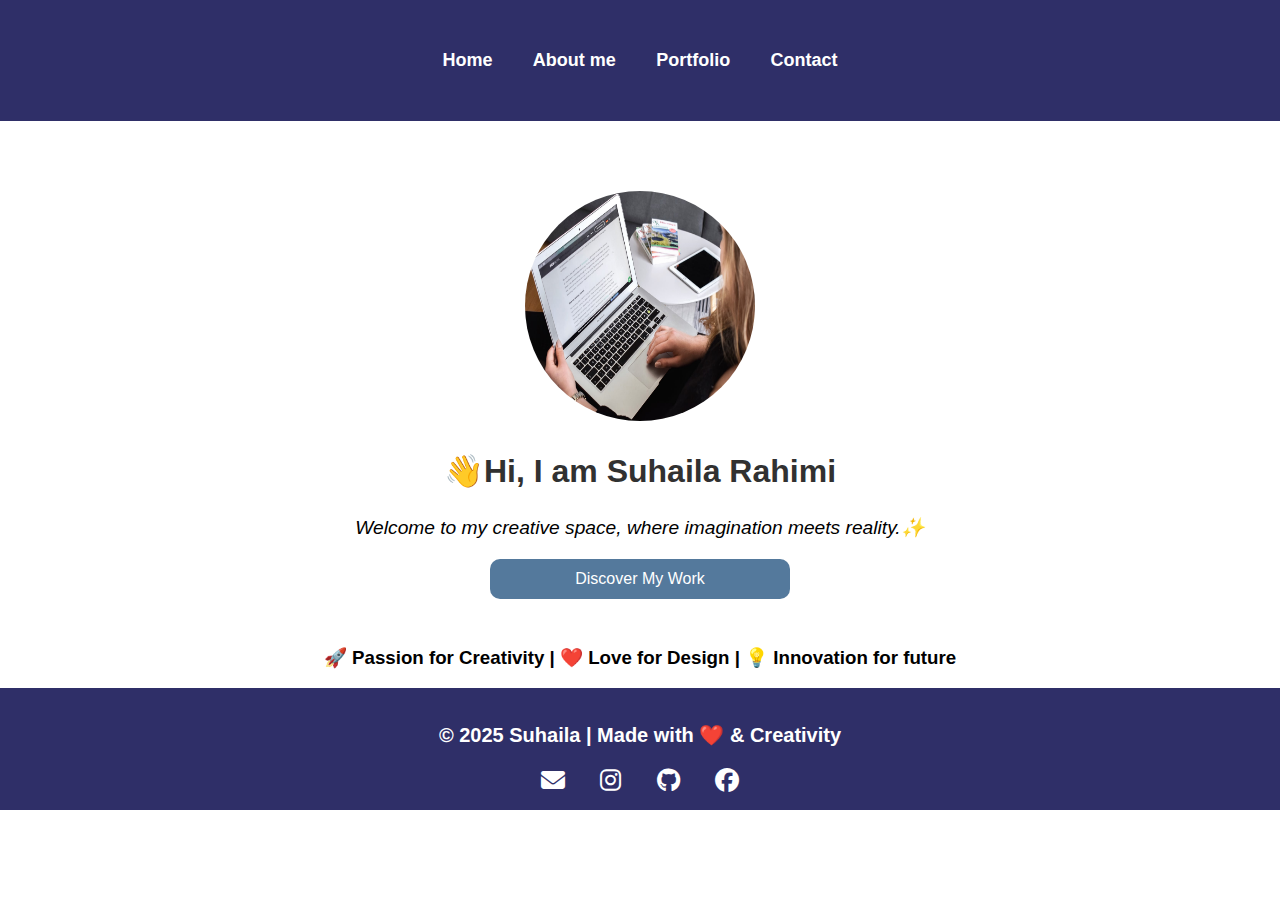
<file: index.html>
<!DOCTYPE html>
<html lang="en">
<head>
   <meta charset="UTF-8">
   <meta name="viewport" content="width=device-width, initial-scale=1.0">
   <title>Suhaila's porfolio Website</title>
   <link rel="stylesheet" href="style.css">
   <link rel="stylesheet" href="https://cdnjs.cloudflare.com/ajax/libs/font-awesome/6.0.0/css/all.min.css">
   <link rel="stylesheet" href="https://cdnjs.cloudflare.com/ajax/libs/font-awesome/6.5.1/css/all.min.css">
   <meta name="viewport" content="width=device-width, initial-scale=1.0">
</head>
<body>
   <header>
      <nav>
         <ul>
            <li><a href="index.html">Home</a></li>
            <li><a href="about.html">About me</a></li>
            <li><a href="portfolio.html">Portfolio</a></li>
            <li><a href="contact.html">Contact</a></li>
         </ul>
      </nav>
   </header>

   <section class="hero">
      <div>
         <img src="photo-1617035969161-f6d66f95445e.jpeg" alt="My Profile Picture">
         <h2>👋Hi, I am Suhaila Rahimi</h2>
         <p style="font-style: oblique; font-size: larger;">Welcome to my creative space, where imagination meets reality.✨</p>
         <button onclick="location.href='portfolio.html'">Discover My Work</button>
      </div>
   </section>

   <section class="intro">
      <h3>🚀 Passion for Creativity | ❤️ Love for Design | 💡 Innovation for future</h3>
   </section>

   <footer>
    <p>© 2025 Suhaila | Made with ❤️ & Creativity</p>
      <div class="social-links">
        <a href="mailto:suhailarahimi566@email.com"><i class="fa-solid fa-envelope"></i></a>
        <a href="https://www.instagram.com/suhaila_rahimi06?igsh=MTJtNnp6ZGlwMm9kNA==" target="_blank"><i class="fa-brands fa-instagram"></i></a>
        <a href="https://github.com/Suhaila566" target="_blank"><i class="fa-brands fa-github"></i></a>
        <a href="https://www.facebook.com/share/17mSJuiuf7/" target="_blank"><i class="fa-brands fa-facebook"></i></a>
        
      </div>
   </footer>

    

</body>
</html>
</file>
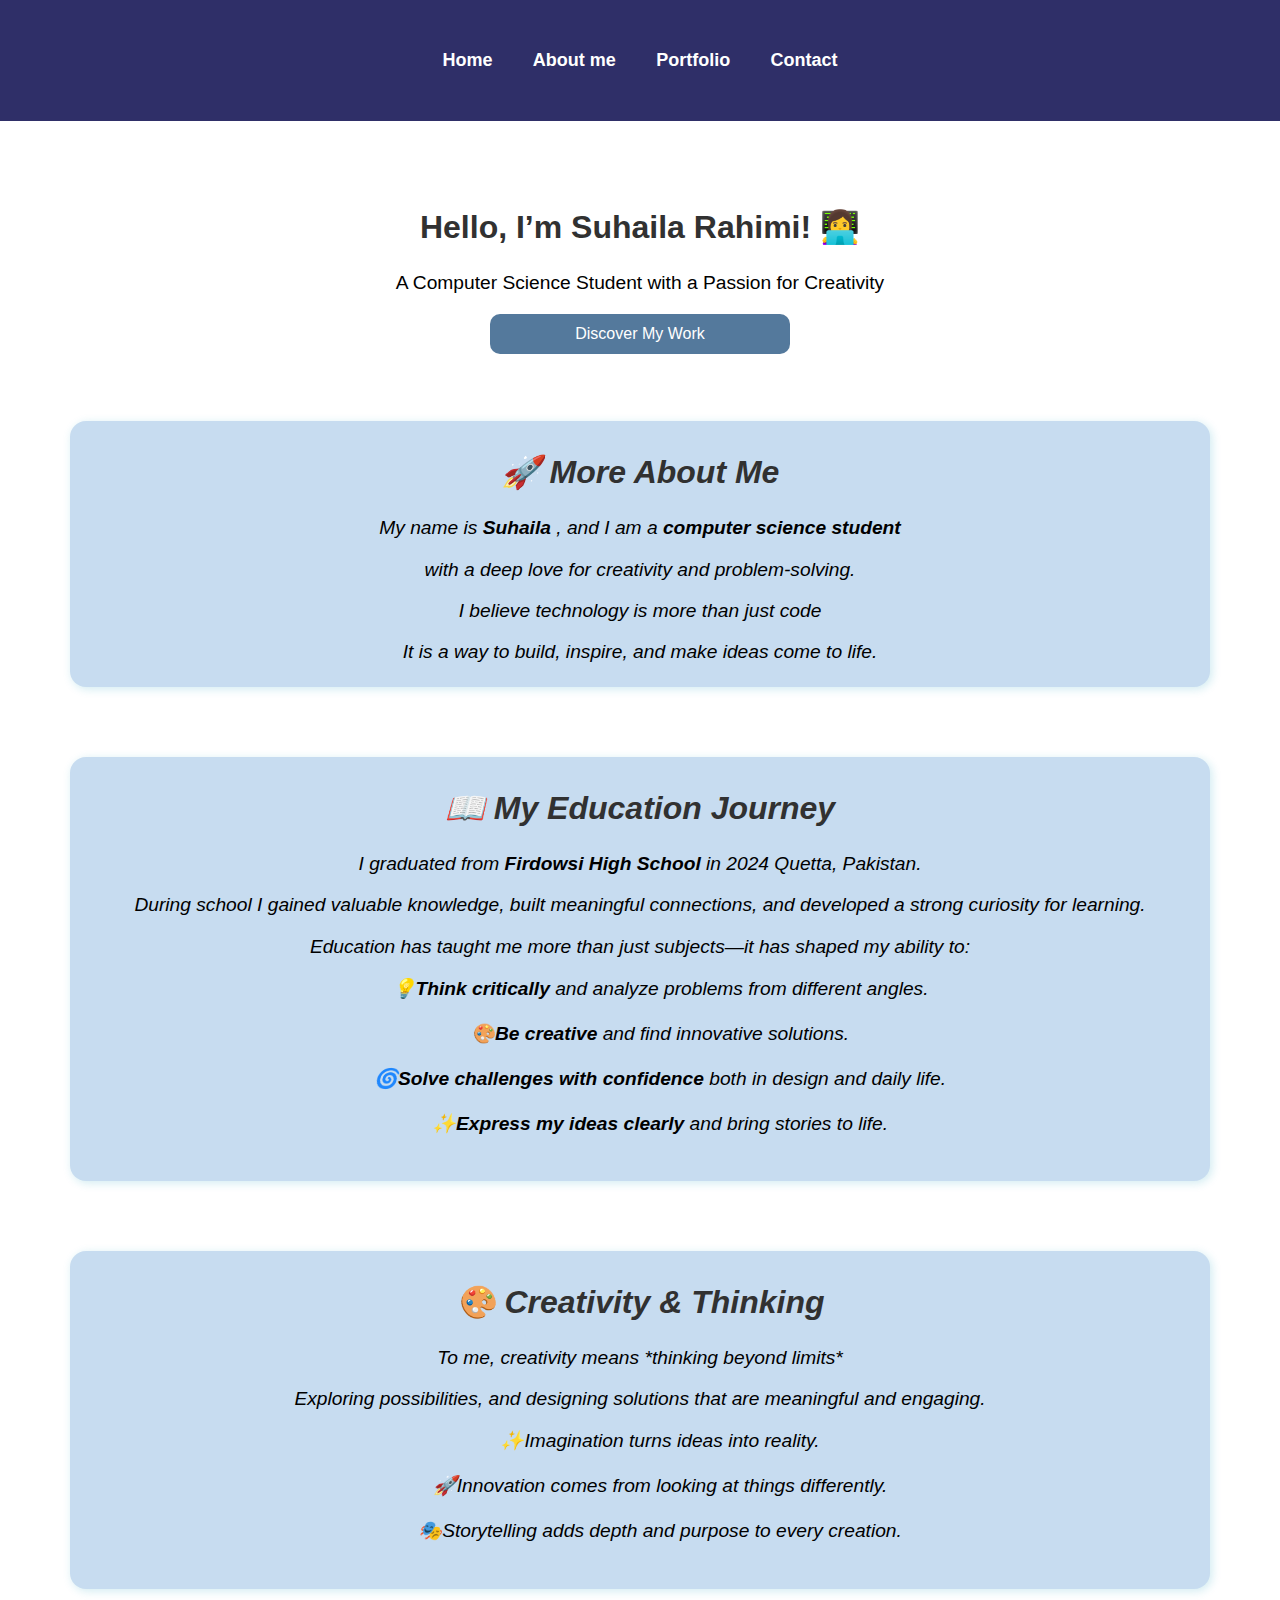
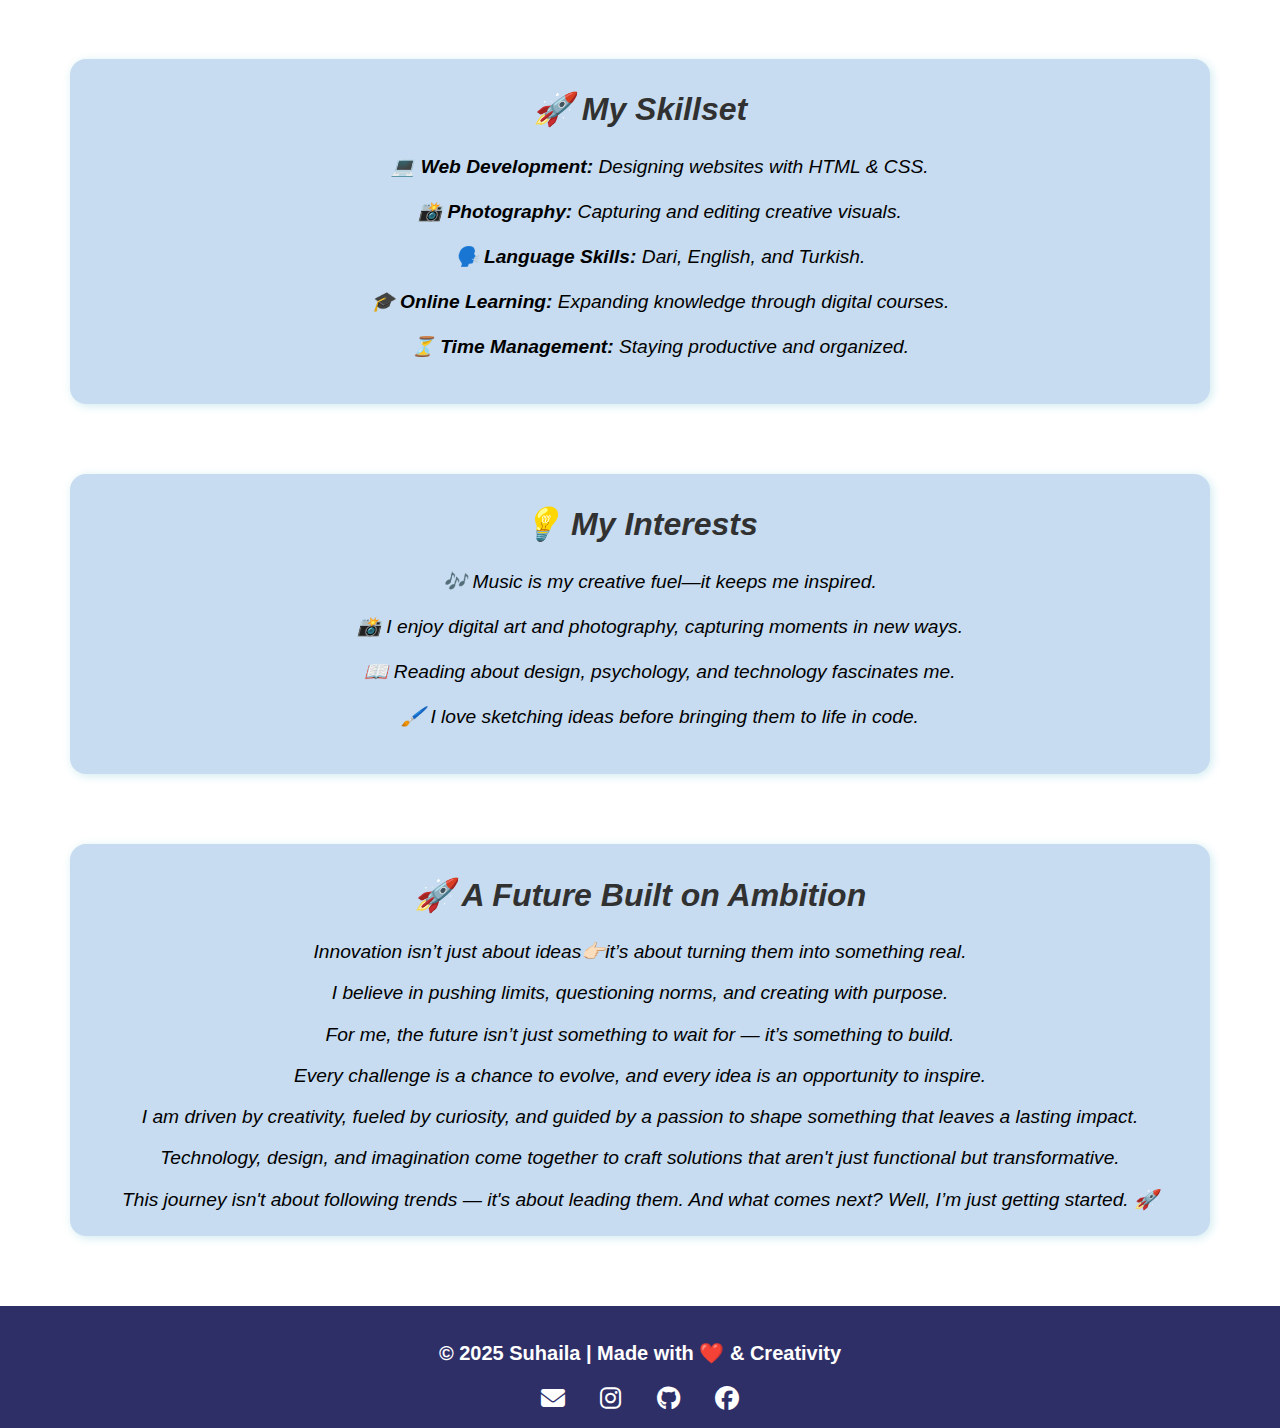
<file: about.html>
<!DOCTYPE html>
<html lang="en">
<head>
    <meta charset="UTF-8">
    <meta name="viewport" content="width=device-width, initial-scale=1.0">
    <title>About Me | Suhaila</title>
    <link rel="stylesheet" href="style.css">
    <link rel="stylesheet" href="https://cdnjs.cloudflare.com/ajax/libs/font-awesome/6.0.0/css/all.min.css">
    <link rel="stylesheet" href="https://cdnjs.cloudflare.com/ajax/libs/font-awesome/6.5.1/css/all.min.css">
    <meta name="viewport" content="width=device-width, initial-scale=1.0">
</head>
<body>
   <header>
      <nav>
         <ul>
            <li><a href="index.html">Home</a></li>
            <li><a href="about.html">About me</a></li>
            <li><a href="portfolio.html">Portfolio</a></li>
            <li><a href="contact.html">Contact</a></li>
         </ul>
      </nav>
   </header>

    <section id="heroo">
       <div class="me">
           <h2>Hello, I’m Suhaila Rahimi! 👩‍💻</h2>
           <p style="font-size: larger;">A Computer Science Student with a Passion for Creativity</p>
           <button onclick="location.href='portfolio.html'">Discover My Work</button>
       </div>
    <section>
    
    <section id="introo">
        <div class="container1">
            <h2>🚀 More About Me</h2>
            <p>My name is <strong>Suhaila </strong>, and I am a <strong>computer science student</strong></p>
            <p>with a deep love for creativity and problem-solving.</p>
            <p>I believe technology is more than just code</p>
            <p>It is a way to build, inspire, and make ideas come to life.</p>
        </div>
    </section>

    <section id="education">
        <div class="container2">
            <h2>📖 My Education Journey</h2>
            <p>I graduated from <strong>Firdowsi High School</strong>  in 2024 Quetta, Pakistan.</p>
            <p>During school I gained valuable knowledge, built meaningful connections, and developed a strong curiosity for learning.</p>
            <p>Education has taught me more than just subjects—it has shaped my ability to:</p>
            <ul>
                <li><strong>💡Think critically</strong>  and analyze problems from different angles. <br> <br></li>
                <li><strong>🎨Be creative</strong> and find innovative solutions. <br> <br></li>
                <li><strong>🌀Solve challenges with confidence</strong>  both in design and daily life. <br><br></li>
                <li><strong>✨Express my ideas clearly</strong>  and bring stories to life. <br> <br></li>
            </ul>
        </div>
    </section>

    <section id="creativity">
        <div class="container3">
            <h2>🎨 Creativity & Thinking</h2>
            <p>To me, creativity means *thinking beyond limits*</p>
            <p>Exploring possibilities, and designing solutions that are meaningful and engaging.</p>
            <ul>
                <li>✨Imagination turns ideas into reality.</li><br>
                <li>🚀Innovation comes from looking at things differently.</li><br>
                <li>🎭Storytelling adds depth and purpose to every creation.</li><br>
            </ul>
        </div>
    </section>

    <section id="skills">
        <div class="container4">
            <h2>🚀 My Skillset</h2>
            <ul>
                <li><strong>💻 Web Development:</strong>  Designing websites with HTML & CSS.</li><br>
                <li><strong>📸 Photography:</strong>  Capturing and editing creative visuals.</li><br>
                <li><strong>🗣️ Language Skills:</strong>  Dari, English, and Turkish.</li><br>
                <li><strong>🎓 Online Learning:</strong>  Expanding knowledge through digital courses.</li><br>
                <li><strong>⏳ Time Management:</strong>  Staying productive and organized.</li><br>
            </ul>
        </div>
    </section>
    

    <section id="hobbies">
        <div class="container5">
            <h2>💡 My Interests</h2>
            <ul>
                <li>🎶 Music is my creative fuel—it keeps me inspired.</li><br>
                <li>📸 I enjoy digital art and photography, capturing moments in new ways.</li><br>
                <li>📖 Reading about design, psychology, and technology fascinates me.</li><br>
                <li>🖌️ I love sketching ideas before bringing them to life in code.</li><br>
            </ul>
        </div>
    </section>

    <section id="future">
        <div class="container6">
            <h2>🚀 A Future Built on Ambition</h2>
            <p>Innovation isn’t just about ideas👉🏻it’s about turning them into something real.</p>
            <p>I believe in pushing limits, questioning norms, and creating with purpose.</p> 
            <p>For me, the future isn’t just something to wait for — it’s something to build.</p>
            <p>Every challenge is a chance to evolve, and every idea is an opportunity to inspire.</p>
            <p>I am driven by creativity, fueled by curiosity, and guided by a passion to shape something that leaves a lasting impact.</p>
            <p>Technology, design, and imagination come together to craft solutions that aren't just functional but transformative.</p>
            <p> This journey isn't about following trends — it's about leading them. And what comes next? Well, I’m just getting started. 🚀</p>
        </div>
    </section>

   <footer>
        <p>© 2025 Suhaila | Made with ❤️ & Creativity</p>
        <div class="social-links">
        <a href="mailto:suhailarahimi566@email.com"><i class="fa-solid fa-envelope"></i></a>
        <a href="https://www.instagram.com/suhaila_rahimi06?igsh=MTJtNnp6ZGlwMm9kNA==" target="_blank"><i class="fa-brands fa-instagram"></i></a>
        <a href="https://github.com/Suhaila566" target="_blank"><i class="fa-brands fa-github"></i></a>
        <a href="https://facebook.com/yourusername" target="_blank"><i class="fa-brands fa-facebook"></i></a>
      </div>
   </footer>

</body>
</html>
</file>
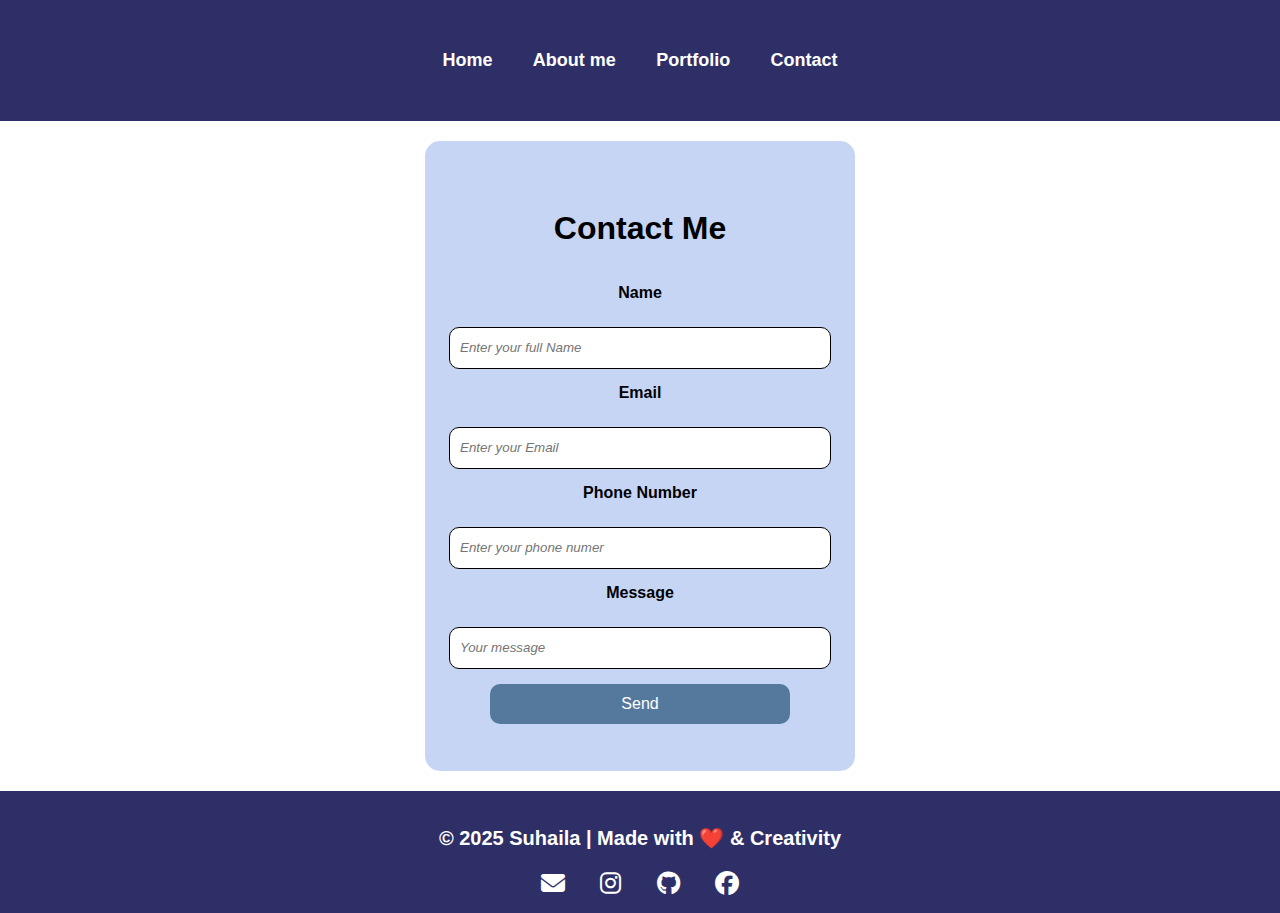
<file: contact.html>
<!DOCTYPE html>
<html lang="en">
<head>
   <meta charset="UTF-8">
   <meta name="viewport" content="width=device-width, initial-scale=1.0">
   <title>Contact with Suhaila</title>
   <link rel="stylesheet" href="style.css">
   <link rel="stylesheet" href="https://cdnjs.cloudflare.com/ajax/libs/font-awesome/6.0.0/css/all.min.css">
   <link rel="stylesheet" href="https://cdnjs.cloudflare.com/ajax/libs/font-awesome/6.5.1/css/all.min.css">
   <meta name="viewport" content="width=device-width, initial-scale=1.0">
</head>
<body>
   <header>
      <nav>
         <ul>
            <li><a href="index.html">Home</a></li>
            <li><a href="about.html">About me</a></li>
            <li><a href="portfolio.html">Portfolio</a></li>
            <li><a href="contact.html">Contact</a></li>
         </ul>
      </nav>
   </header>

   <section class="contact">
      <div class="contact-box">
        <form style="height: 600px; width: 400px; ">
         <h1>Contact Me</h1> 
            <label for="Name">Name</label>
            <input type="text" id="Name" placeholder="Enter your full Name" required>

            <label for="Email">Email</label>
            <input type="Email" id="Email" placeholder="Enter your Email" required>

            <label for="Phone">Phone Number</label>
            <input type="Phone" id="Phone Number" placeholder="Enter your phone numer" required>
 
            <label for="Messaeg">Message</label>
            <input type="Message" id="Message" placeholder="Your message" style="height: 70x;">

            <button type="submit">Send</button>
        </form> 
      </div>
   </section>
    <footer>
        <p>© 2025 Suhaila | Made with ❤️ & Creativity</p>
        <div class="social-links">
        <a href="mailto:suhailarahimi566@email.com"><i class="fa-solid fa-envelope"></i></a>
        <a href="https://www.instagram.com/suhaila_rahimi06?igsh=MTJtNnp6ZGlwMm9kNA==" target="_blank"><i class="fa-brands fa-instagram"></i></a>
        <a href="https://github.com/Suhaila566" target="_blank"><i class="fa-brands fa-github"></i></a>
        <a href="https://www.facebook.com/share/17mSJuiuf7/" target="_blank"><i class="fa-brands fa-facebook"></i></a>
      </div>
    </footer>

</body>
</html>
</file>
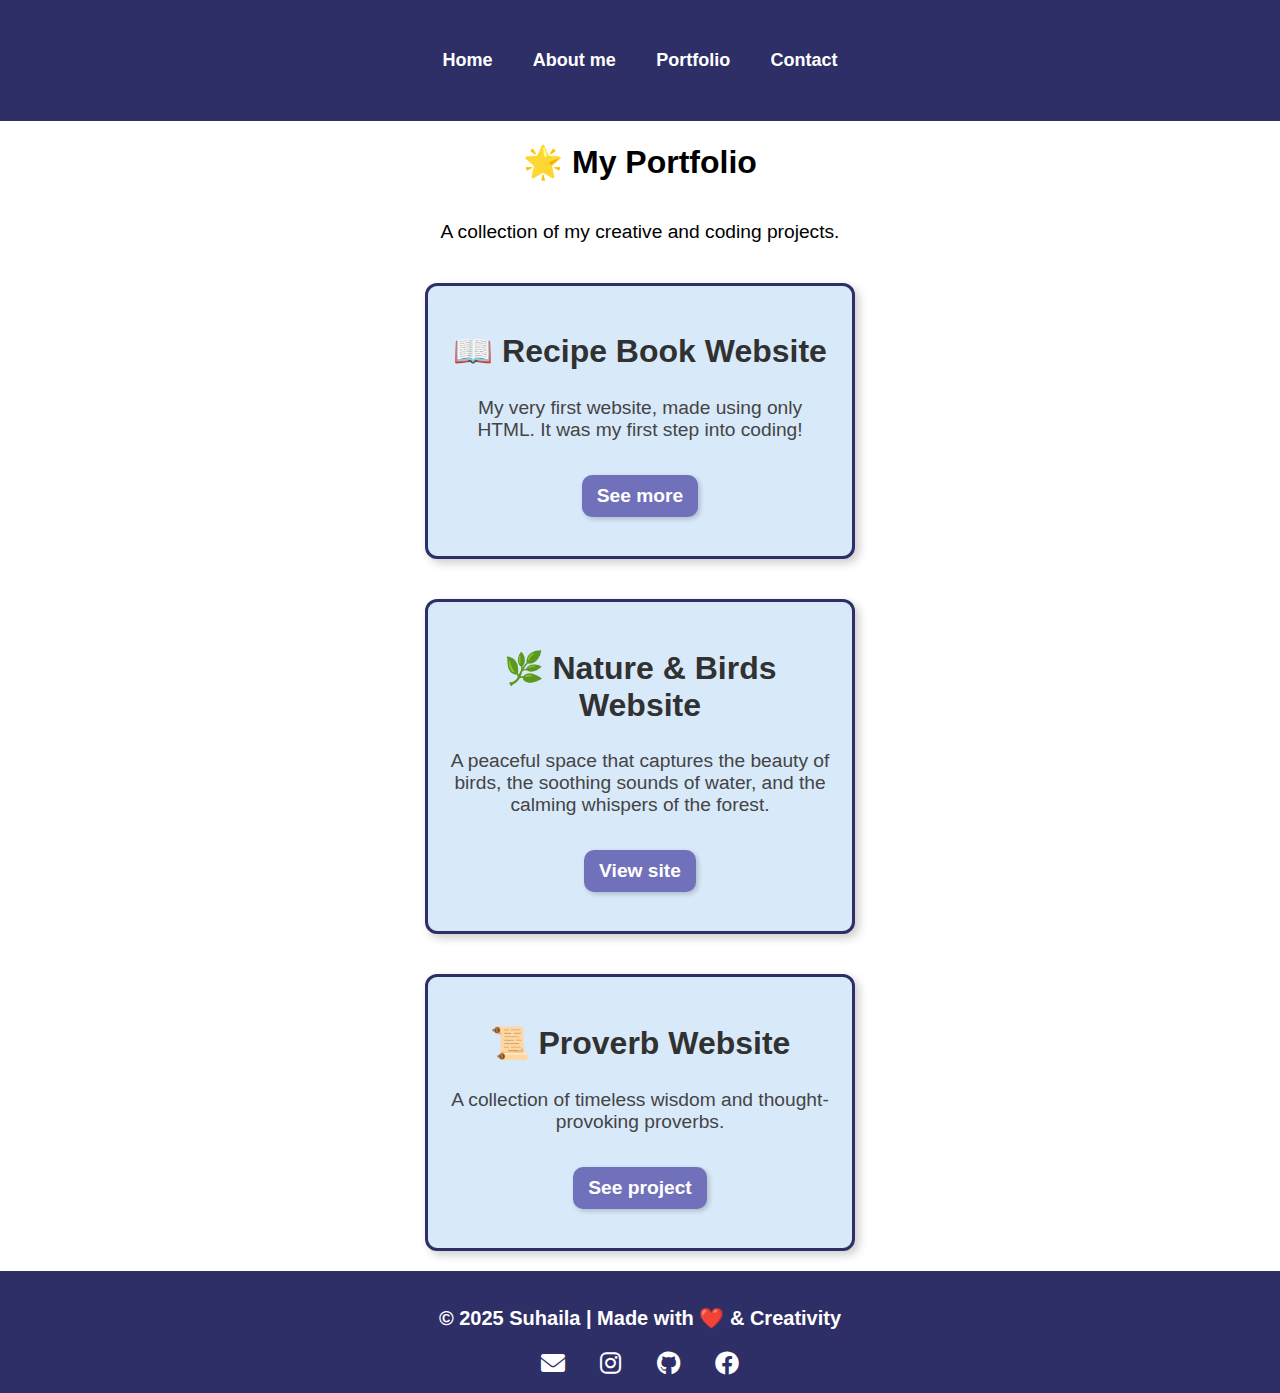
<file: portfolio.html>
<!DOCTYPE html>
<html lang="en">
<head>
   <meta charset="UTF-8">
   <meta name="viewport" content="width=device-width, initial-scale=1.0">
   <title>Suhaila's Portfolio</title>
   <link rel="stylesheet" href="style.css">
    <link rel="stylesheet" href="https://cdnjs.cloudflare.com/ajax/libs/font-awesome/6.0.0/css/all.min.css">
</head>
<body>
   <header>
      <nav>
         <ul>
            <li><a href="index.html">Home</a></li>
            <li><a href="about.html">About me</a></li>
            <li><a href="portfolio.html">Portfolio</a></li>
            <li><a href="contact.html">Contact</a></li>
         </ul>
      </nav>
   </header>

   <section class="portfolio">  
    <h1>🌟 My Portfolio</h1>  
    <p style="font-size: larger;">A collection of my creative and coding projects.</p>  

    <div class="portfolio-item">  
        <h2>📖 Recipe Book Website</h2>  
        <p>My very first website, made using only HTML. It was my first step into coding!</p>  
        <p><a href="https://suhaila566.github.io/coding/">See more</a></p>  
    </div>  

    <div class="portfolio-item">  
        <h2>🌿 Nature & Birds Website</h2>  
        <p>A peaceful space that captures the beauty of birds, the soothing sounds of water, and the calming whispers of the forest.</p>  
        <p><a href="https://suhaila566.github.io/Movie-theater/">View site</a></p>  
    </div>  

    <div class="portfolio-item">  
        <h2>📜 Proverb Website</h2>  
        <p>A collection of timeless wisdom and thought-provoking proverbs.</p>  
        <p><a href="https://suhaila566.github.io/My-Proverbs-Website./">See project</a></p>  
    </div>  
</section>
   


<footer>
   <p>© 2025 Suhaila | Made with ❤️ & Creativity</p>
   <div class="social-links">
        <a href="mailto:suhailarahimi566@email.com"><i class="fa-solid fa-envelope"></i></a>
        <a href="https://www.instagram.com/suhaila_rahimi06?igsh=MTJtNnp6ZGlwMm9kNA==" target="_blank"><i class="fa-brands fa-instagram"></i></a>
        <a href="https://github.com/Suhaila566" target="_blank"><i class="fa-brands fa-github"></i></a>
        <a href="https://www.facebook.com/share/17mSJuiuf7/" target="_blank"><i class="fa-brands fa-facebook"></i></a>
      </div>
</footer>

</body>
</html>
</file>
<file: style.css>
body {
   font-family: 'Poppins', sans-serif;
   margin: 0;
   text-align: center;
}

nav ul {
   background: rgb(47, 47, 104);
   color: white;
   display: flex;
   justify-content: center;
   gap: 20px;
   padding: 40px; 
   margin: 0%;
}

nav ul li {
   margin: 0.15px;
   list-style-type: none;
   padding: 0;
   display: flex;
   justify-content: center;
   gap: 20px;
}

nav ul li a {
   text-decoration: none;
   color: white;
   font-size: 18px;
   font-weight: bold;
   padding: 10px;
   transition: 0.3s ease;
}

nav ul li a:hover {
   background-color: rgb(113, 148, 183);
   border-radius: 5px;
   transform: scale(1.1); /* Added hover effect */
   
}

.hero {
   padding: 50px;
}

.hero div {
   transform: translateY(20px);
   animation: fadeIn 1s forwards ease-in-out;
}

.hero img {
   text-align: center;
   width: 230px;
   height: 230px;
   border-radius: 50%;
   transition: 0.4s;  
}

.hero img:hover {
   transform: scale(1.1);
}

h2 {
   font-size: 2rem;
   font-weight: bold;
   color: #313131;
   overflow: hidden;
}

h2 span {
   display: inline-block;
   animation: stepReveal 0.8s ease-in-out forwards;
}

button {
   padding: 10px 20px;
   background-color: rgb(84, 121, 156);
   color: white;
   border: none;
   font-size: 16px;
   text-align: center;
   cursor: pointer;
   border-radius: 5px;
   transition: 0.3s;
}

button:hover {
   background-color: rgb(49, 79, 110);
   transform: scale(1.07);
}

.about {
   background-color: rgb(84, 121, 156);
   color: white;
   margin: 100px;
   border-radius: 1rem;
   border: solid rgb(156, 156, 156);
   box-shadow: 0 0 60px rgb(47, 47, 104) inset;
   text-align: center;
}

.me{
   margin: 50px;
   padding: 10px;
   height: 160px;
   border-radius: 1rem;
}


.container1,
.container2,
.container3,
.container4,
.container5,
.container6 {
   background-color: rgb(199, 220, 240);
   margin: 70px;
   padding: 5px;
   text-align: center;
   border-radius: 1rem;
   transition: 0.5s;
   box-shadow: 2px 2px 10px rgba(20, 154, 184, 0.2);
   font-style: oblique;
   font-size: larger;
}

.container1:hover,
.container2:hover,
.container3:hover,
.container4:hover,
.container5:hover,
.container6:hover{ 
   transform: scale(1.02);
   background-color: rgb(139, 165, 189);
}

.container1 ul,
.container2 ul,
.container3 ul,
.container4 ul,
.container5 ul,
.container6 ul {
   list-style: none;
}

.contact {
   margin-top: 20px;
   margin-bottom: 20px;
   display: flex;
   align-items: center;
   justify-content: center;
   text-align: center;
}

form {
   background-color: #c4d2f3f0;
   border-radius: 15px;
   text-align: center;
   align-items: center;
   justify-content: center;
   display: flex;
   flex-direction: column;
   gap: 15px;
   width: 400px;
   padding: 15px;
   border-radius: 15px;
   margin: 40px;
}

label {
   font-weight: bold;
}
 
input {
   padding: 10px;
   border: 1px solid black;
   height: 20px;
   width: 350px;
   border-radius: 10px;
   display: block;
   font-style: italic;
   color: white;
   gap: 20px;
   margin-top: 10px;
}

button {
   width: 300px;
   height: 40px;
   border-radius:10px ;
}

.portfolio {
    text-align: center;
    display: flex;
    flex-direction: column;
    align-items: center;
    width: 100%;
}

.portfolio-item {
    width: 100%;
    max-width: 500px;
    margin: 20px 0;
    padding: 20px;
    border: 3px solid #2f2f68;
    border-radius: 12px;
    background-color: rgb(216, 233, 250);
    box-shadow: 4px 4px 10px rgba(0, 0, 0, 0.2);
    transition: transform 0.3s ease, box-shadow 0.3s ease;
}

/* Mobile responsiveness */
@media (max-width: 600px) {
    .portfolio-item {
        width: 90%;
        font-size: 1em;
        padding: 10px;
    }
}

/* Hover effects */
.portfolio-item:hover {
    transform: scale(1.05);
    box-shadow: 6px 6px 15px rgba(0, 0, 0, 0.3);
}

.portfolio-item h3 {
    color: #2f2f68;
    font-weight: bold;
    font-size: 1.5em;
}

.portfolio-item p {
    font-size: 1.2em;
    color: #444;
}

.portfolio-item a {
    display: inline-block;
    margin-top: 15px;
    padding: 10px 15px;
    background-color: #7171bb;
    color: white;
    text-decoration: none;
    font-weight: bold;
    border-radius: 10px;
    box-shadow: 2px 2px 5px rgba(0, 0, 0, 0.2);
    transition: background-color 0.3s ease, box-shadow 0.3s ease;
}

.portfolio-item a:hover {
    background-color: #1d1d40;
    box-shadow: 4px 4px 8px rgba(0, 0, 0, 0.3);
}

/* Make items appear in one row for larger screens */
@media (min-width: 768px) {
    .portfolio-container {
        display: flex;
        justify-content: center;
        gap: 20px;
        flex-wrap: wrap;
    }

    .portfolio-item {
        width: 30%;
    }
}

/* Adjust for smaller screens (mobile-friendly) */
@media (max-width: 767px) {
    .portfolio-item {
        width: 100%;
    }
}

footer {
   background: rgb(47, 47, 104);
   padding: 15px;
   color: white;
   font-weight: bold;
   font-size: 20px;
   margin: 0%;
}

.social-links {
    margin-top: 10px;
    text-align: center;
}

.social-links a {
    color: white;
    font-size: 24px;
    margin: 0 15px;
    transition: color 0.3s ease-in-out;
    display: inline-block;
}

.social-links a:hover {
    color: #ffcc00;
}


@media screen and (max-width: 480px) {
  nav ul li a {
   font-size: 15px;
   font-weight: bold;
   padding: 5px;
   
}
.portfolio-item{
   width: 100%!important;
   display: block;
}
}

@media (min-width: 768px) {
    form {
        width: 50%;
        margin: auto;
    }

    input, textarea {
        width: 90%;
    }
}

@media (max-width: 600px) {
    button {
        width: 100%; /* Full width for mobile */
        max-width: 320px;
        font-size: 14px;
        padding: 12px;
        margin: 15px auto; /* Center button */
        display: block;
    }
}

@media (max-width: 600px) {
   button {
       width: 90%; /* Makes it take up 90% of the screen width */
       max-width: 320px; /* Prevents it from getting too large */
       height: 45px; /* Slightly larger for better tap interaction */
       font-size: 16px; /* Readable on mobile */
       padding: 12px;
       display: block;
       margin: 10px auto; /* Centers the button */
   }
}
</file>
